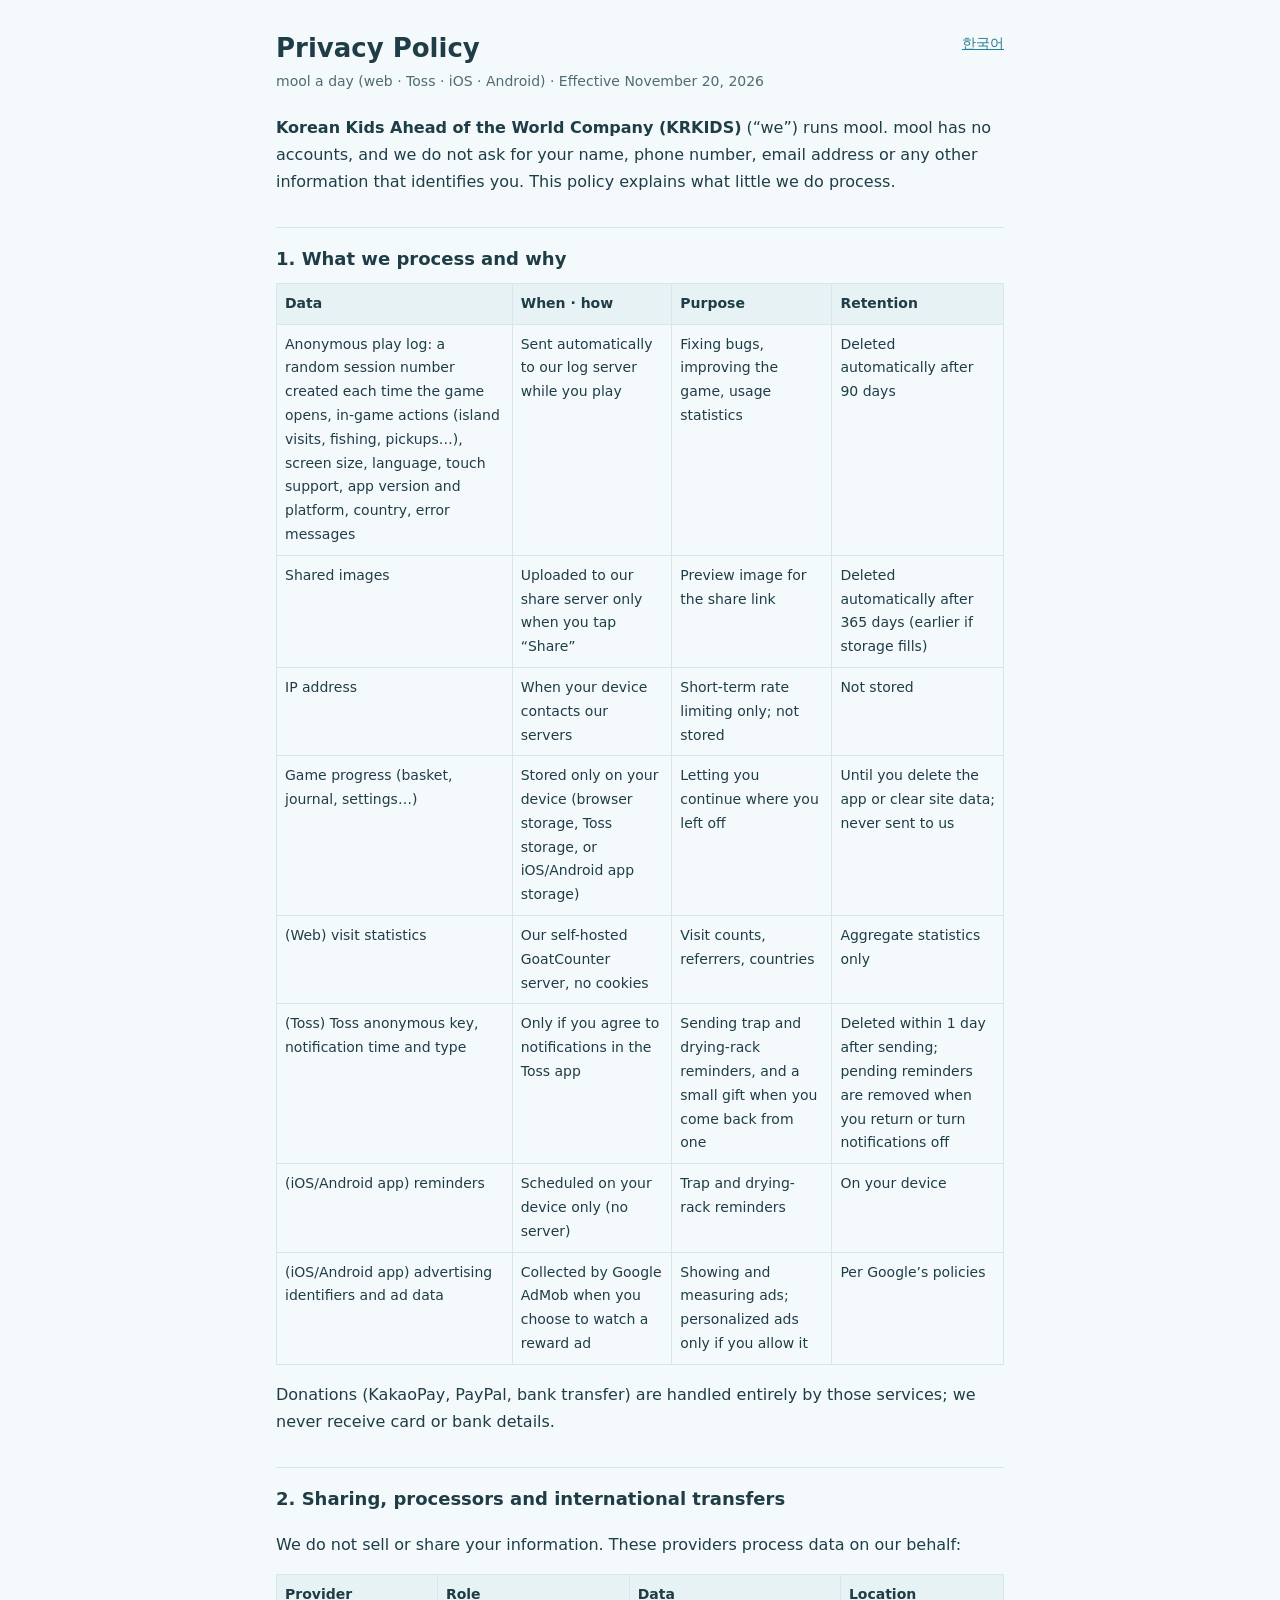
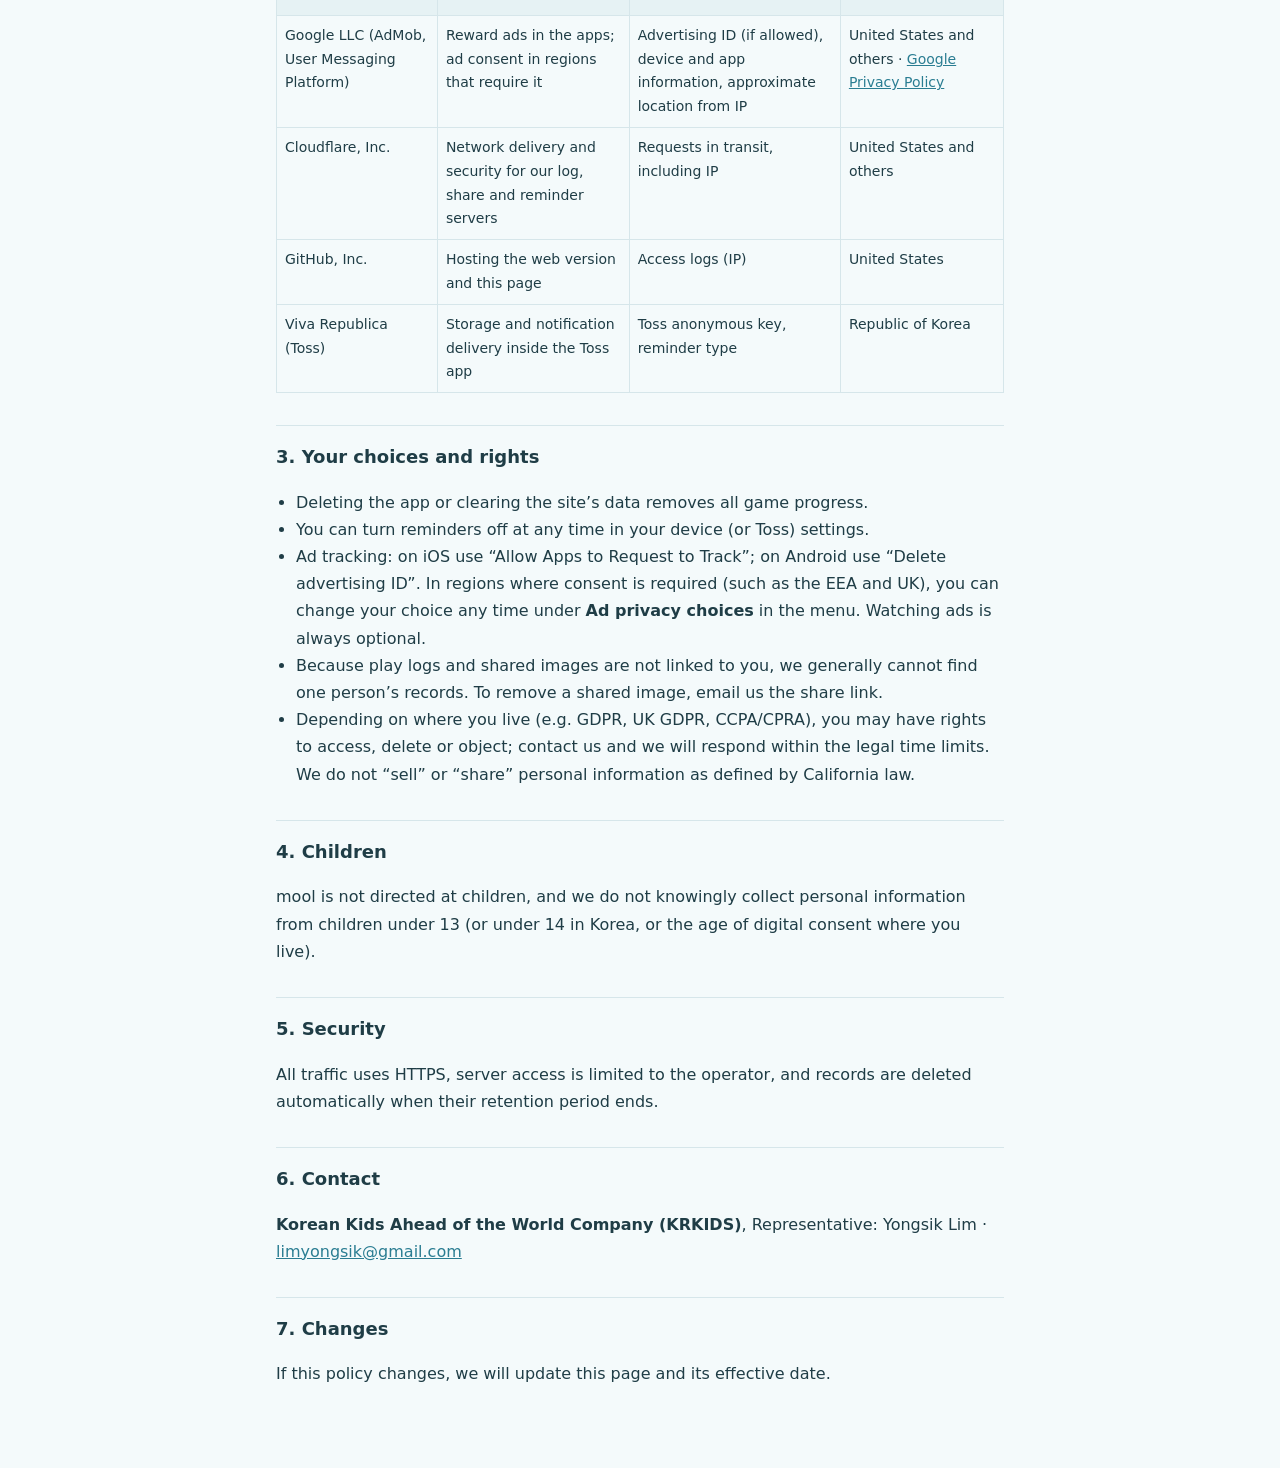
<file: legal/privacy-en.html>
<!doctype html>
<html lang="en"><head><meta charset="utf-8"><meta name="viewport" content="width=device-width, initial-scale=1"><title>Privacy Policy · mool a day</title><link rel="stylesheet" href="style.css"></head>
<body><main>
<a class="lang" href="privacy.html">한국어</a>
<h1>Privacy Policy</h1>
<p class="meta">mool a day (web · Toss · iOS · Android) · Effective November 20, 2026</p>

<p><b>Korean Kids Ahead of the World Company (KRKIDS)</b> (“we”) runs mool. mool has no accounts, and we do not ask for your name, phone number, email address or any other information that identifies you. This policy explains what little we do process.</p>

<h2>1. What we process and why</h2>
<table>
<tr><th>Data</th><th>When · how</th><th>Purpose</th><th>Retention</th></tr>
<tr><td>Anonymous play log: a random session number created each time the game opens, in-game actions (island visits, fishing, pickups…), screen size, language, touch support, app version and platform, country, error messages</td><td>Sent automatically to our log server while you play</td><td>Fixing bugs, improving the game, usage statistics</td><td>Deleted automatically after 90 days</td></tr>
<tr><td>Shared images</td><td>Uploaded to our share server only when you tap “Share”</td><td>Preview image for the share link</td><td>Deleted automatically after 365 days (earlier if storage fills)</td></tr>
<tr><td>IP address</td><td>When your device contacts our servers</td><td>Short-term rate limiting only; not stored</td><td>Not stored</td></tr>
<tr><td>Game progress (basket, journal, settings…)</td><td>Stored only on your device (browser storage, Toss storage, or iOS/Android app storage)</td><td>Letting you continue where you left off</td><td>Until you delete the app or clear site data; never sent to us</td></tr>
<tr><td>(Web) visit statistics</td><td>Our self-hosted GoatCounter server, no cookies</td><td>Visit counts, referrers, countries</td><td>Aggregate statistics only</td></tr>
<tr><td>(Toss) Toss anonymous key, notification time and type</td><td>Only if you agree to notifications in the Toss app</td><td>Sending trap and drying-rack reminders, and a small gift when you come back from one</td><td>Deleted within 1 day after sending; pending reminders are removed when you return or turn notifications off</td></tr>
<tr><td>(iOS/Android app) reminders</td><td>Scheduled on your device only (no server)</td><td>Trap and drying-rack reminders</td><td>On your device</td></tr>
<tr><td>(iOS/Android app) advertising identifiers and ad data</td><td>Collected by Google AdMob when you choose to watch a reward ad</td><td>Showing and measuring ads; personalized ads only if you allow it</td><td>Per Google’s policies</td></tr>
</table>
<p>Donations (KakaoPay, PayPal, bank transfer) are handled entirely by those services; we never receive card or bank details.</p>

<h2>2. Sharing, processors and international transfers</h2>
<p>We do not sell or share your information. These providers process data on our behalf:</p>
<table>
<tr><th>Provider</th><th>Role</th><th>Data</th><th>Location</th></tr>
<tr><td>Google LLC (AdMob, User Messaging Platform)</td><td>Reward ads in the apps; ad consent in regions that require it</td><td>Advertising ID (if allowed), device and app information, approximate location from IP</td><td>United States and others · <a href="https://policies.google.com/privacy" target="_blank" rel="noopener">Google Privacy Policy</a></td></tr>
<tr><td>Cloudflare, Inc.</td><td>Network delivery and security for our log, share and reminder servers</td><td>Requests in transit, including IP</td><td>United States and others</td></tr>
<tr><td>GitHub, Inc.</td><td>Hosting the web version and this page</td><td>Access logs (IP)</td><td>United States</td></tr>
<tr><td>Viva Republica (Toss)</td><td>Storage and notification delivery inside the Toss app</td><td>Toss anonymous key, reminder type</td><td>Republic of Korea</td></tr>
</table>

<h2>3. Your choices and rights</h2>
<ul>
<li>Deleting the app or clearing the site’s data removes all game progress.</li>
<li>You can turn reminders off at any time in your device (or Toss) settings.</li>
<li>Ad tracking: on iOS use “Allow Apps to Request to Track”; on Android use “Delete advertising ID”. In regions where consent is required (such as the EEA and UK), you can change your choice any time under <b>Ad privacy choices</b> in the menu. Watching ads is always optional.</li>
<li>Because play logs and shared images are not linked to you, we generally cannot find one person’s records. To remove a shared image, email us the share link.</li>
<li>Depending on where you live (e.g. GDPR, UK GDPR, CCPA/CPRA), you may have rights to access, delete or object; contact us and we will respond within the legal time limits. We do not “sell” or “share” personal information as defined by California law.</li>
</ul>

<h2>4. Children</h2>
<p>mool is not directed at children, and we do not knowingly collect personal information from children under 13 (or under 14 in Korea, or the age of digital consent where you live).</p>

<h2>5. Security</h2>
<p>All traffic uses HTTPS, server access is limited to the operator, and records are deleted automatically when their retention period ends.</p>

<h2>6. Contact</h2>
<p><b>Korean Kids Ahead of the World Company (KRKIDS)</b>, Representative: Yongsik Lim · <a href="mailto:limyongsik@gmail.com">limyongsik@gmail.com</a></p>

<h2>7. Changes</h2>
<p>If this policy changes, we will update this page and its effective date.</p>
</main></body></html>
</file>
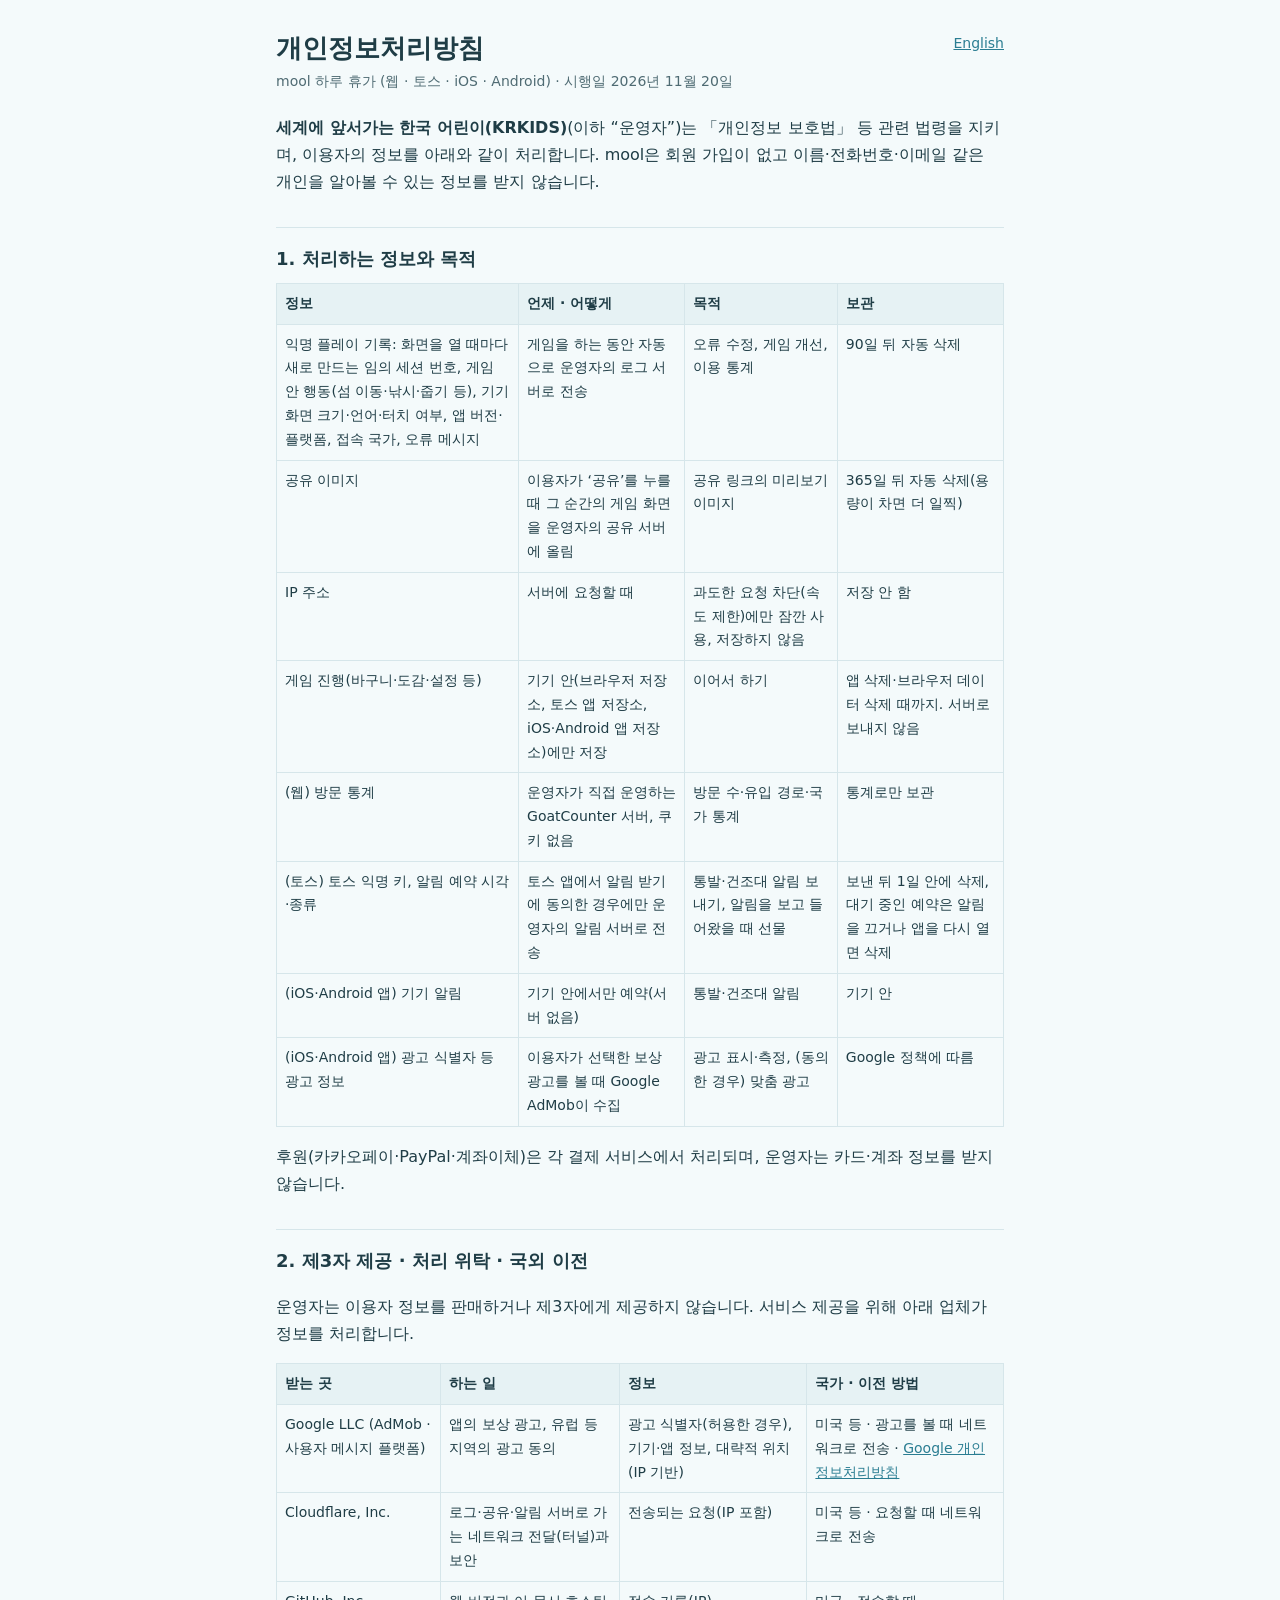
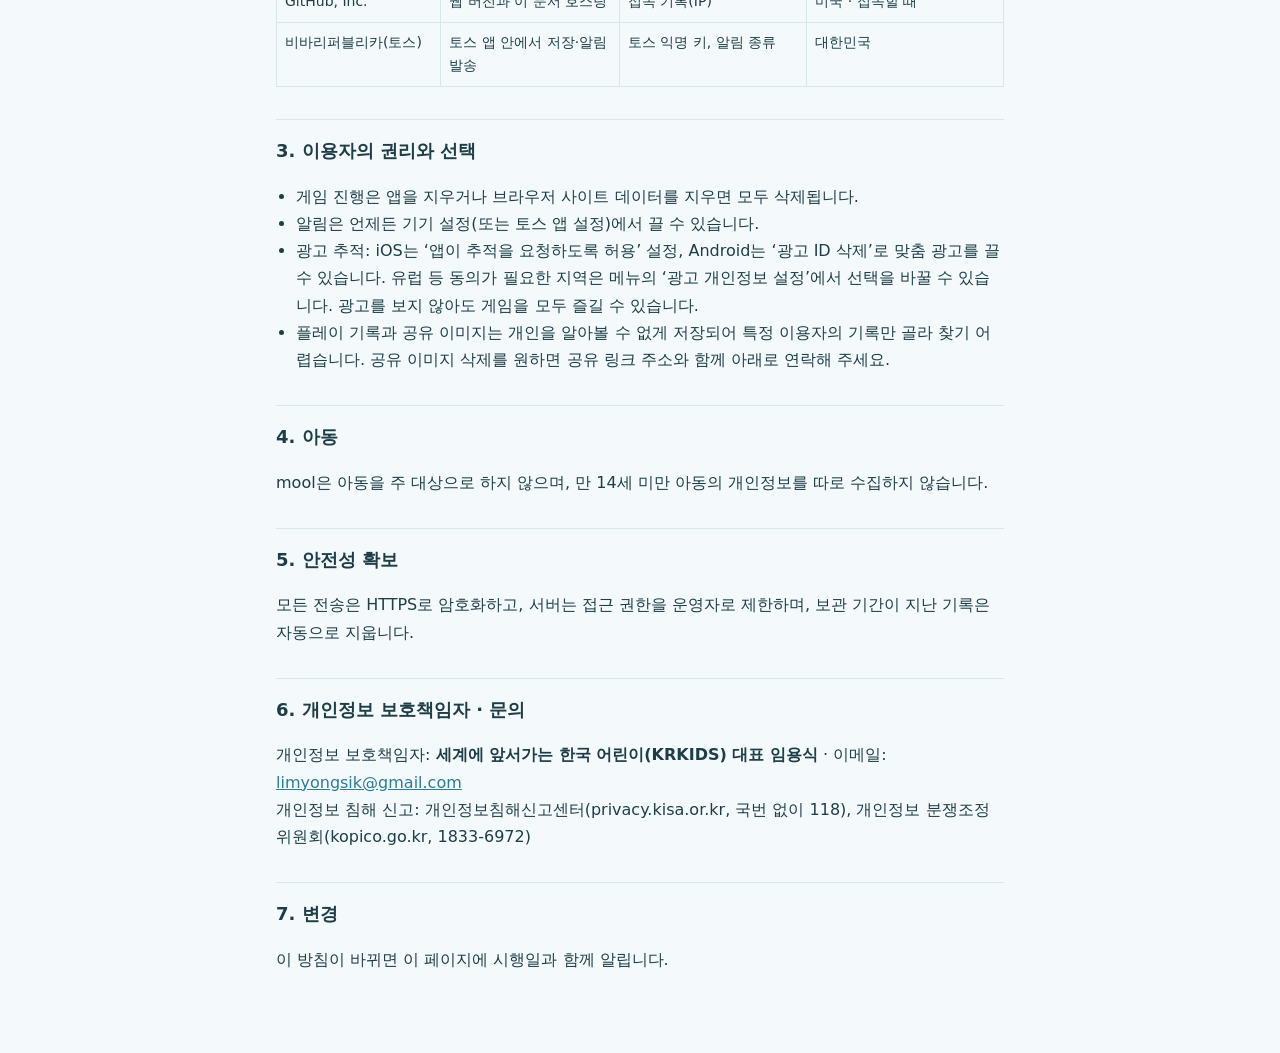
<file: legal/privacy.html>
<!doctype html>
<html lang="ko"><head><meta charset="utf-8"><meta name="viewport" content="width=device-width, initial-scale=1"><title>개인정보처리방침 · mool 하루 휴가</title><link rel="stylesheet" href="style.css"></head>
<body><main>
<a class="lang" href="privacy-en.html">English</a>
<h1>개인정보처리방침</h1>
<p class="meta">mool 하루 휴가 (웹 · 토스 · iOS · Android) · 시행일 2026년 11월 20일</p>

<p><b>세계에 앞서가는 한국 어린이(KRKIDS)</b>(이하 “운영자”)는 「개인정보 보호법」 등 관련 법령을 지키며, 이용자의 정보를 아래와 같이 처리합니다. mool은 회원 가입이 없고 이름·전화번호·이메일 같은 개인을 알아볼 수 있는 정보를 받지 않습니다.</p>

<h2>1. 처리하는 정보와 목적</h2>
<table>
<tr><th>정보</th><th>언제 · 어떻게</th><th>목적</th><th>보관</th></tr>
<tr><td>익명 플레이 기록: 화면을 열 때마다 새로 만드는 임의 세션 번호, 게임 안 행동(섬 이동·낚시·줍기 등), 기기 화면 크기·언어·터치 여부, 앱 버전·플랫폼, 접속 국가, 오류 메시지</td><td>게임을 하는 동안 자동으로 운영자의 로그 서버로 전송</td><td>오류 수정, 게임 개선, 이용 통계</td><td>90일 뒤 자동 삭제</td></tr>
<tr><td>공유 이미지</td><td>이용자가 ‘공유’를 누를 때 그 순간의 게임 화면을 운영자의 공유 서버에 올림</td><td>공유 링크의 미리보기 이미지</td><td>365일 뒤 자동 삭제(용량이 차면 더 일찍)</td></tr>
<tr><td>IP 주소</td><td>서버에 요청할 때</td><td>과도한 요청 차단(속도 제한)에만 잠깐 사용, 저장하지 않음</td><td>저장 안 함</td></tr>
<tr><td>게임 진행(바구니·도감·설정 등)</td><td>기기 안(브라우저 저장소, 토스 앱 저장소, iOS·Android 앱 저장소)에만 저장</td><td>이어서 하기</td><td>앱 삭제·브라우저 데이터 삭제 때까지. 서버로 보내지 않음</td></tr>
<tr><td>(웹) 방문 통계</td><td>운영자가 직접 운영하는 GoatCounter 서버, 쿠키 없음</td><td>방문 수·유입 경로·국가 통계</td><td>통계로만 보관</td></tr>
<tr><td>(토스) 토스 익명 키, 알림 예약 시각·종류</td><td>토스 앱에서 알림 받기에 동의한 경우에만 운영자의 알림 서버로 전송</td><td>통발·건조대 알림 보내기, 알림을 보고 들어왔을 때 선물</td><td>보낸 뒤 1일 안에 삭제, 대기 중인 예약은 알림을 끄거나 앱을 다시 열면 삭제</td></tr>
<tr><td>(iOS·Android 앱) 기기 알림</td><td>기기 안에서만 예약(서버 없음)</td><td>통발·건조대 알림</td><td>기기 안</td></tr>
<tr><td>(iOS·Android 앱) 광고 식별자 등 광고 정보</td><td>이용자가 선택한 보상 광고를 볼 때 Google AdMob이 수집</td><td>광고 표시·측정, (동의한 경우) 맞춤 광고</td><td>Google 정책에 따름</td></tr>
</table>
<p>후원(카카오페이·PayPal·계좌이체)은 각 결제 서비스에서 처리되며, 운영자는 카드·계좌 정보를 받지 않습니다.</p>

<h2>2. 제3자 제공 · 처리 위탁 · 국외 이전</h2>
<p>운영자는 이용자 정보를 판매하거나 제3자에게 제공하지 않습니다. 서비스 제공을 위해 아래 업체가 정보를 처리합니다.</p>
<table>
<tr><th>받는 곳</th><th>하는 일</th><th>정보</th><th>국가 · 이전 방법</th></tr>
<tr><td>Google LLC (AdMob · 사용자 메시지 플랫폼)</td><td>앱의 보상 광고, 유럽 등 지역의 광고 동의</td><td>광고 식별자(허용한 경우), 기기·앱 정보, 대략적 위치(IP 기반)</td><td>미국 등 · 광고를 볼 때 네트워크로 전송 · <a href="https://policies.google.com/privacy?hl=ko" target="_blank" rel="noopener">Google 개인정보처리방침</a></td></tr>
<tr><td>Cloudflare, Inc.</td><td>로그·공유·알림 서버로 가는 네트워크 전달(터널)과 보안</td><td>전송되는 요청(IP 포함)</td><td>미국 등 · 요청할 때 네트워크로 전송</td></tr>
<tr><td>GitHub, Inc.</td><td>웹 버전과 이 문서 호스팅</td><td>접속 기록(IP)</td><td>미국 · 접속할 때</td></tr>
<tr><td>비바리퍼블리카(토스)</td><td>토스 앱 안에서 저장·알림 발송</td><td>토스 익명 키, 알림 종류</td><td>대한민국</td></tr>
</table>

<h2>3. 이용자의 권리와 선택</h2>
<ul>
<li>게임 진행은 앱을 지우거나 브라우저 사이트 데이터를 지우면 모두 삭제됩니다.</li>
<li>알림은 언제든 기기 설정(또는 토스 앱 설정)에서 끌 수 있습니다.</li>
<li>광고 추적: iOS는 ‘앱이 추적을 요청하도록 허용’ 설정, Android는 ‘광고 ID 삭제’로 맞춤 광고를 끌 수 있습니다. 유럽 등 동의가 필요한 지역은 메뉴의 ‘광고 개인정보 설정’에서 선택을 바꿀 수 있습니다. 광고를 보지 않아도 게임을 모두 즐길 수 있습니다.</li>
<li>플레이 기록과 공유 이미지는 개인을 알아볼 수 없게 저장되어 특정 이용자의 기록만 골라 찾기 어렵습니다. 공유 이미지 삭제를 원하면 공유 링크 주소와 함께 아래로 연락해 주세요.</li>
</ul>

<h2>4. 아동</h2>
<p>mool은 아동을 주 대상으로 하지 않으며, 만 14세 미만 아동의 개인정보를 따로 수집하지 않습니다.</p>

<h2>5. 안전성 확보</h2>
<p>모든 전송은 HTTPS로 암호화하고, 서버는 접근 권한을 운영자로 제한하며, 보관 기간이 지난 기록은 자동으로 지웁니다.</p>

<h2>6. 개인정보 보호책임자 · 문의</h2>
<p>개인정보 보호책임자: <b>세계에 앞서가는 한국 어린이(KRKIDS) 대표 임용식</b> · 이메일: <a href="mailto:limyongsik@gmail.com">limyongsik@gmail.com</a><br>
개인정보 침해 신고: 개인정보침해신고센터(privacy.kisa.or.kr, 국번 없이 118), 개인정보 분쟁조정위원회(kopico.go.kr, 1833-6972)</p>

<h2>7. 변경</h2>
<p>이 방침이 바뀌면 이 페이지에 시행일과 함께 알립니다.</p>
</main></body></html>
</file>
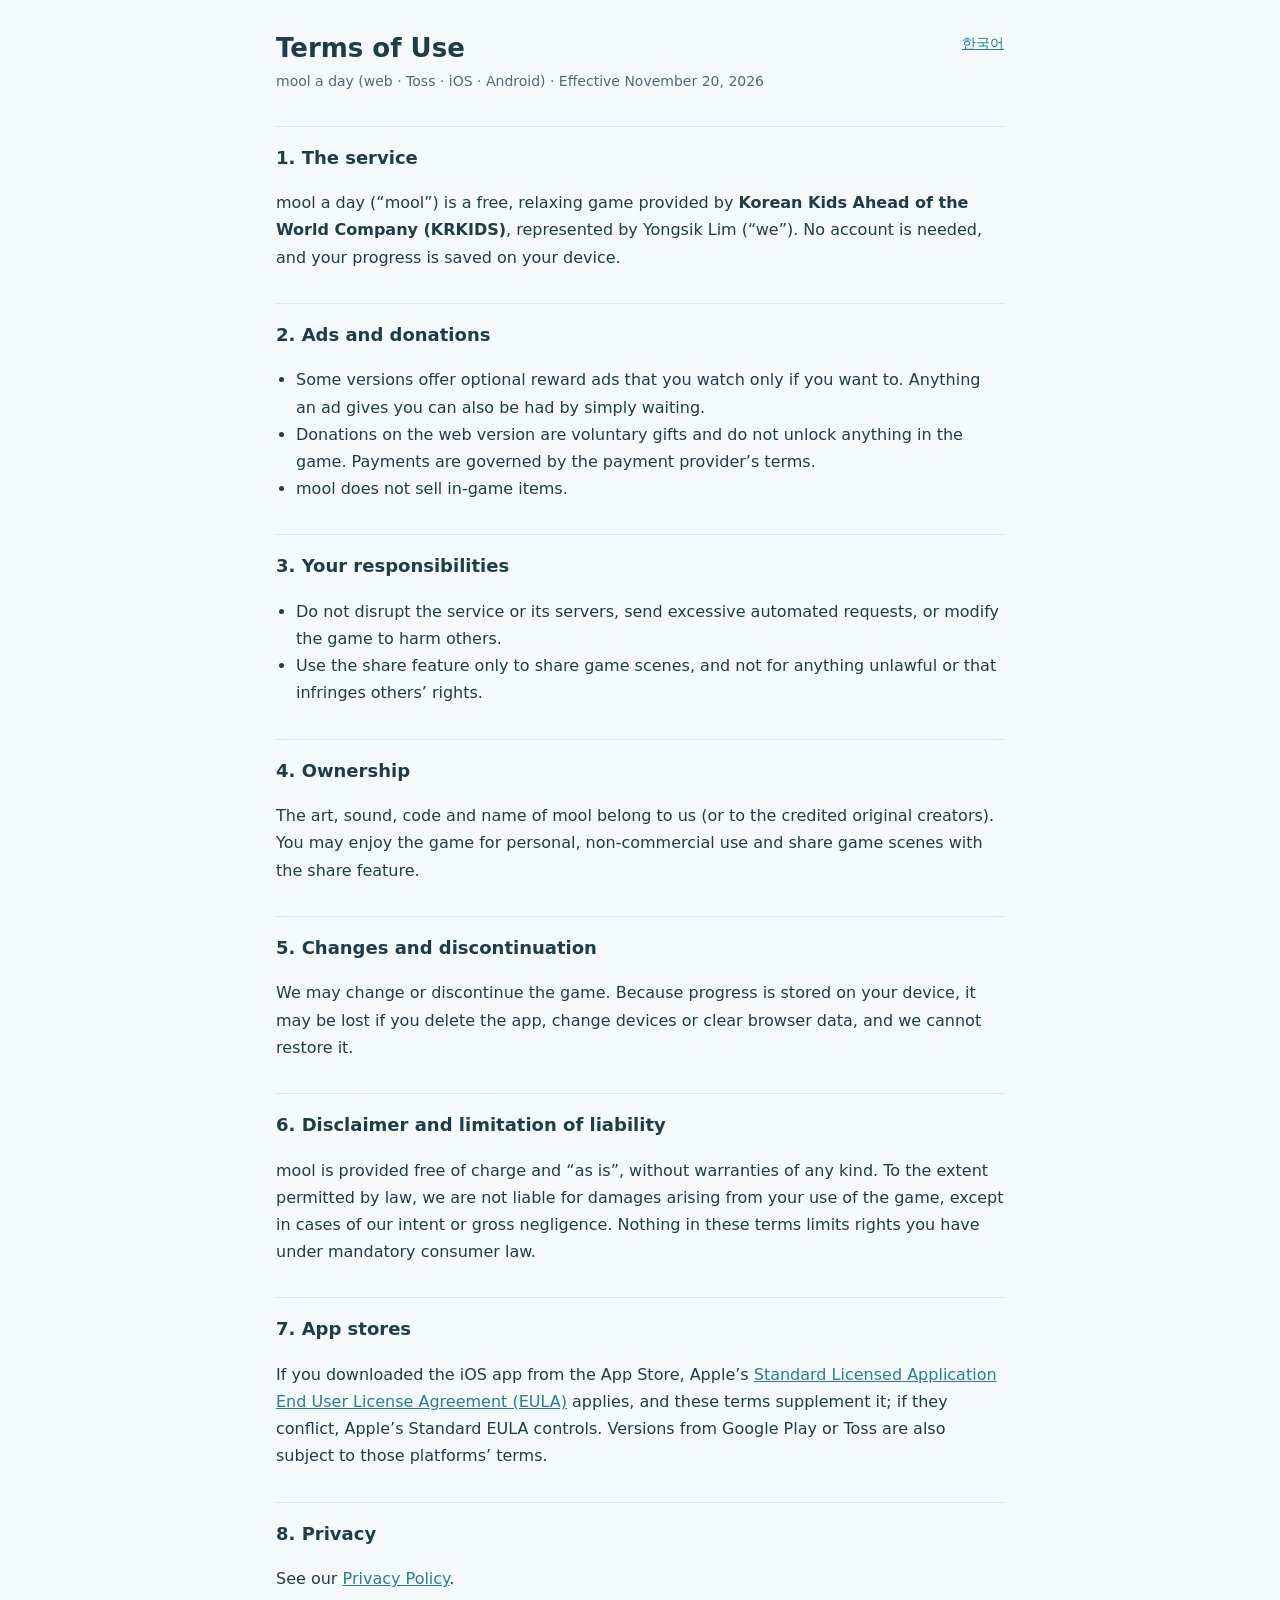
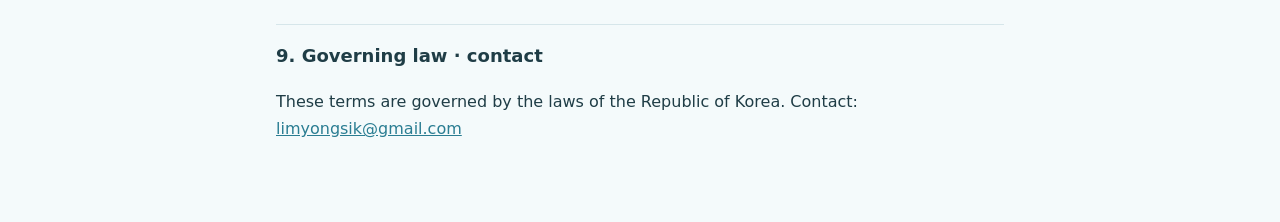
<file: legal/terms-en.html>
<!doctype html>
<html lang="en"><head><meta charset="utf-8"><meta name="viewport" content="width=device-width, initial-scale=1"><title>Terms of Use · mool a day</title><link rel="stylesheet" href="style.css"></head>
<body><main>
<a class="lang" href="terms.html">한국어</a>
<h1>Terms of Use</h1>
<p class="meta">mool a day (web · Toss · iOS · Android) · Effective November 20, 2026</p>

<h2>1. The service</h2>
<p>mool a day (“mool”) is a free, relaxing game provided by <b>Korean Kids Ahead of the World Company (KRKIDS)</b>, represented by Yongsik Lim (“we”). No account is needed, and your progress is saved on your device.</p>

<h2>2. Ads and donations</h2>
<ul>
<li>Some versions offer optional reward ads that you watch only if you want to. Anything an ad gives you can also be had by simply waiting.</li>
<li>Donations on the web version are voluntary gifts and do not unlock anything in the game. Payments are governed by the payment provider’s terms.</li>
<li>mool does not sell in-game items.</li>
</ul>

<h2>3. Your responsibilities</h2>
<ul>
<li>Do not disrupt the service or its servers, send excessive automated requests, or modify the game to harm others.</li>
<li>Use the share feature only to share game scenes, and not for anything unlawful or that infringes others’ rights.</li>
</ul>

<h2>4. Ownership</h2>
<p>The art, sound, code and name of mool belong to us (or to the credited original creators). You may enjoy the game for personal, non-commercial use and share game scenes with the share feature.</p>

<h2>5. Changes and discontinuation</h2>
<p>We may change or discontinue the game. Because progress is stored on your device, it may be lost if you delete the app, change devices or clear browser data, and we cannot restore it.</p>

<h2>6. Disclaimer and limitation of liability</h2>
<p>mool is provided free of charge and “as is”, without warranties of any kind. To the extent permitted by law, we are not liable for damages arising from your use of the game, except in cases of our intent or gross negligence. Nothing in these terms limits rights you have under mandatory consumer law.</p>

<h2>7. App stores</h2>
<p>If you downloaded the iOS app from the App Store, Apple’s <a href="https://www.apple.com/legal/internet-services/itunes/dev/stdeula/" target="_blank" rel="noopener">Standard Licensed Application End User License Agreement (EULA)</a> applies, and these terms supplement it; if they conflict, Apple’s Standard EULA controls. Versions from Google Play or Toss are also subject to those platforms’ terms.</p>

<h2>8. Privacy</h2>
<p>See our <a href="privacy-en.html">Privacy Policy</a>.</p>

<h2>9. Governing law · contact</h2>
<p>These terms are governed by the laws of the Republic of Korea. Contact: <a href="mailto:limyongsik@gmail.com">limyongsik@gmail.com</a></p>
</main></body></html>
</file>
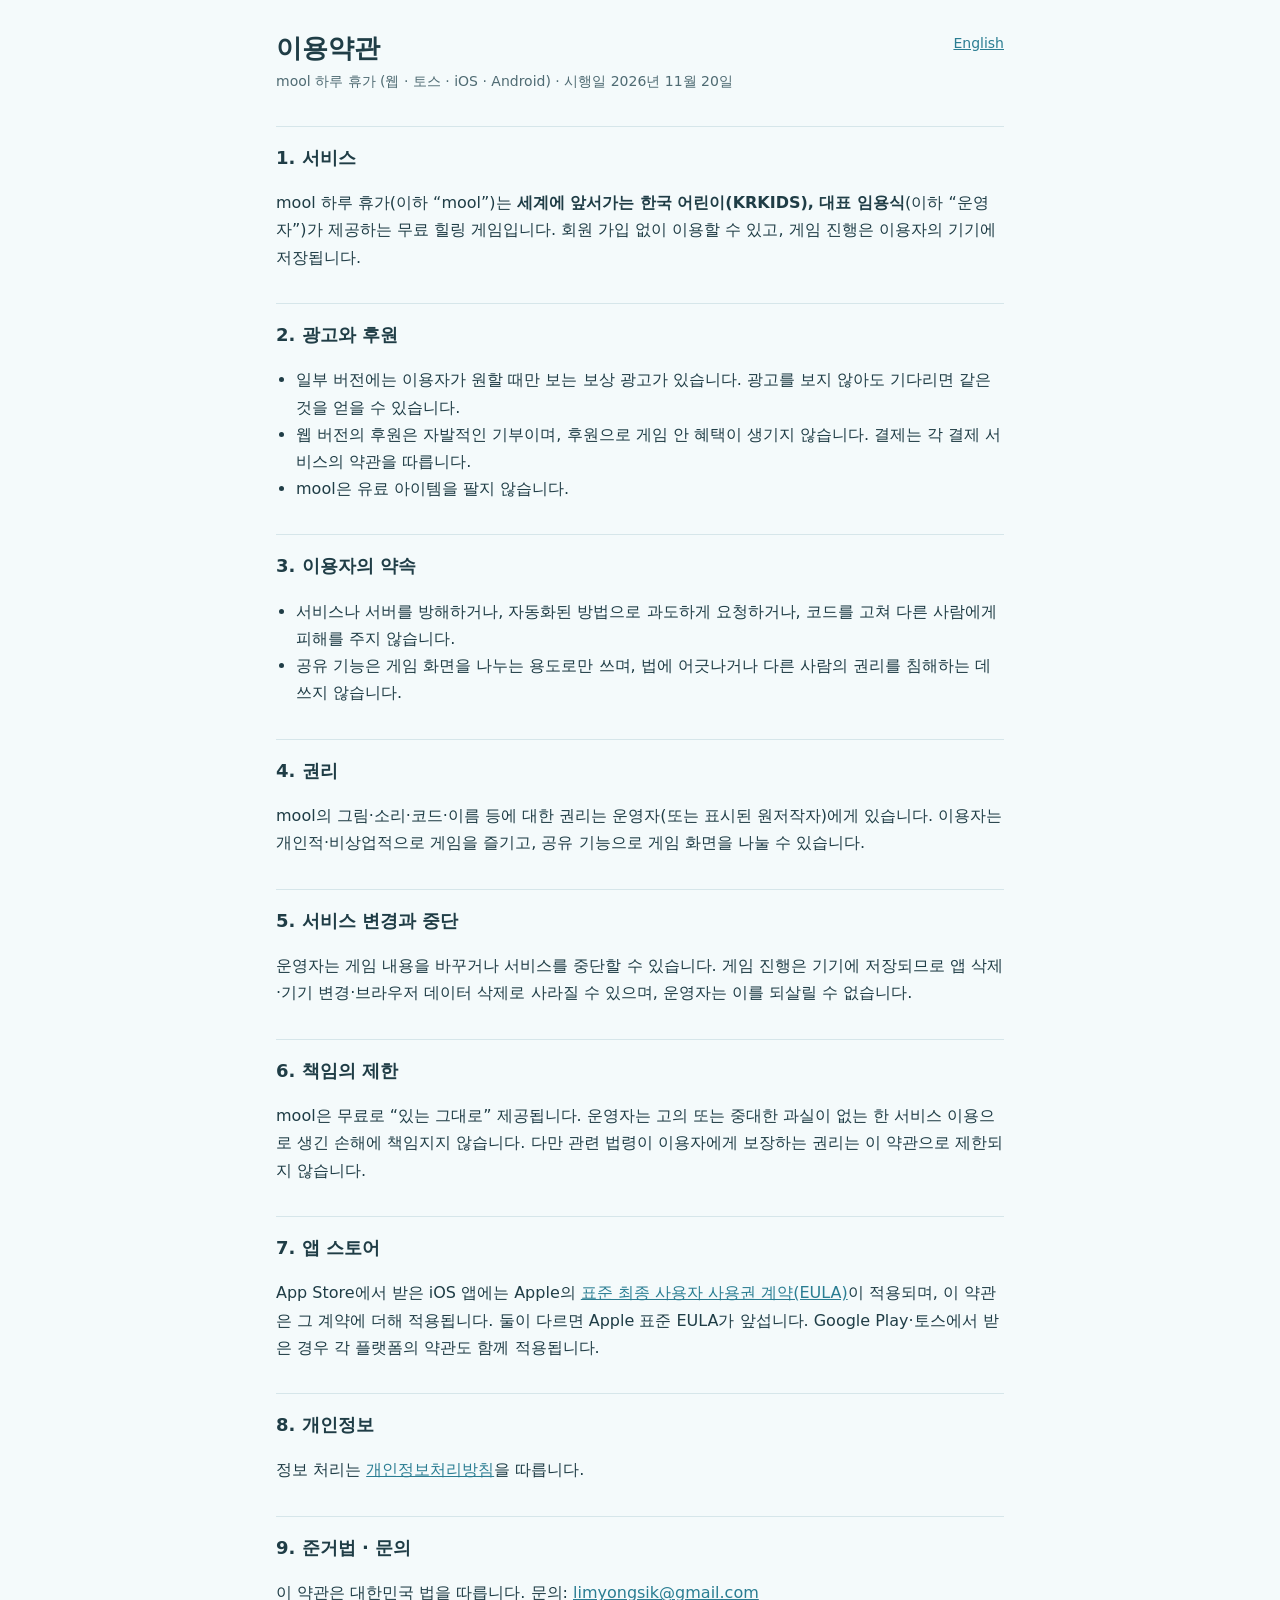
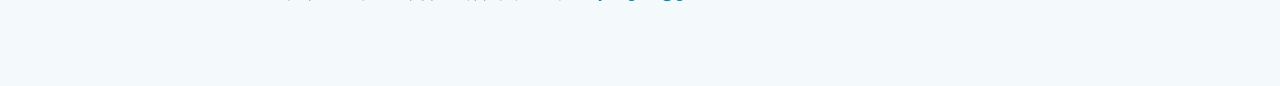
<file: legal/terms.html>
<!doctype html>
<html lang="ko"><head><meta charset="utf-8"><meta name="viewport" content="width=device-width, initial-scale=1"><title>이용약관 · mool 하루 휴가</title><link rel="stylesheet" href="style.css"></head>
<body><main>
<a class="lang" href="terms-en.html">English</a>
<h1>이용약관</h1>
<p class="meta">mool 하루 휴가 (웹 · 토스 · iOS · Android) · 시행일 2026년 11월 20일</p>

<h2>1. 서비스</h2>
<p>mool 하루 휴가(이하 “mool”)는 <b>세계에 앞서가는 한국 어린이(KRKIDS), 대표 임용식</b>(이하 “운영자”)가 제공하는 무료 힐링 게임입니다. 회원 가입 없이 이용할 수 있고, 게임 진행은 이용자의 기기에 저장됩니다.</p>

<h2>2. 광고와 후원</h2>
<ul>
<li>일부 버전에는 이용자가 원할 때만 보는 보상 광고가 있습니다. 광고를 보지 않아도 기다리면 같은 것을 얻을 수 있습니다.</li>
<li>웹 버전의 후원은 자발적인 기부이며, 후원으로 게임 안 혜택이 생기지 않습니다. 결제는 각 결제 서비스의 약관을 따릅니다.</li>
<li>mool은 유료 아이템을 팔지 않습니다.</li>
</ul>

<h2>3. 이용자의 약속</h2>
<ul>
<li>서비스나 서버를 방해하거나, 자동화된 방법으로 과도하게 요청하거나, 코드를 고쳐 다른 사람에게 피해를 주지 않습니다.</li>
<li>공유 기능은 게임 화면을 나누는 용도로만 쓰며, 법에 어긋나거나 다른 사람의 권리를 침해하는 데 쓰지 않습니다.</li>
</ul>

<h2>4. 권리</h2>
<p>mool의 그림·소리·코드·이름 등에 대한 권리는 운영자(또는 표시된 원저작자)에게 있습니다. 이용자는 개인적·비상업적으로 게임을 즐기고, 공유 기능으로 게임 화면을 나눌 수 있습니다.</p>

<h2>5. 서비스 변경과 중단</h2>
<p>운영자는 게임 내용을 바꾸거나 서비스를 중단할 수 있습니다. 게임 진행은 기기에 저장되므로 앱 삭제·기기 변경·브라우저 데이터 삭제로 사라질 수 있으며, 운영자는 이를 되살릴 수 없습니다.</p>

<h2>6. 책임의 제한</h2>
<p>mool은 무료로 “있는 그대로” 제공됩니다. 운영자는 고의 또는 중대한 과실이 없는 한 서비스 이용으로 생긴 손해에 책임지지 않습니다. 다만 관련 법령이 이용자에게 보장하는 권리는 이 약관으로 제한되지 않습니다.</p>

<h2>7. 앱 스토어</h2>
<p>App Store에서 받은 iOS 앱에는 Apple의 <a href="https://www.apple.com/legal/internet-services/itunes/dev/stdeula/" target="_blank" rel="noopener">표준 최종 사용자 사용권 계약(EULA)</a>이 적용되며, 이 약관은 그 계약에 더해 적용됩니다. 둘이 다르면 Apple 표준 EULA가 앞섭니다. Google Play·토스에서 받은 경우 각 플랫폼의 약관도 함께 적용됩니다.</p>

<h2>8. 개인정보</h2>
<p>정보 처리는 <a href="privacy.html">개인정보처리방침</a>을 따릅니다.</p>

<h2>9. 준거법 · 문의</h2>
<p>이 약관은 대한민국 법을 따릅니다. 문의: <a href="mailto:limyongsik@gmail.com">limyongsik@gmail.com</a></p>
</main></body></html>
</file>
<file: legal/style.css>
:root { color-scheme: light dark; --ink: #1f3d46; --soft: #4f6b73; --bg: #f4fafb; --line: #d6e6ea; --accent: #2a7d92; }
@media (prefers-color-scheme: dark) { :root { --ink: #e2eef1; --soft: #a9c1c7; --bg: #11232a; --line: #24414a; --accent: #7cc6d8; } }
* { box-sizing: border-box; }
body { margin: 0; background: var(--bg); color: var(--ink); font: 16px/1.7 system-ui, -apple-system, "Apple SD Gothic Neo", "Noto Sans KR", sans-serif; }
main { max-width: 760px; margin: 0 auto; padding: 32px 16px 64px; }
h1 { font-size: 26px; line-height: 1.3; margin: 0 0 4px; }
h2 { font-size: 18px; margin: 32px 0 8px; padding-top: 16px; border-top: 1px solid var(--line); }
.meta { color: var(--soft); font-size: 14px; margin: 0 0 20px; }
table { width: 100%; border-collapse: collapse; font-size: 14px; margin: 8px 0; display: block; overflow-x: auto; }
th, td { min-width: 8.5em; text-align: left; vertical-align: top; padding: 8px; border: 1px solid var(--line); }
th { background: color-mix(in srgb, var(--line) 45%, transparent); }
a { color: var(--accent); }
.lang { float: right; font-size: 14px; }
ul { padding-left: 20px; }
</file>
